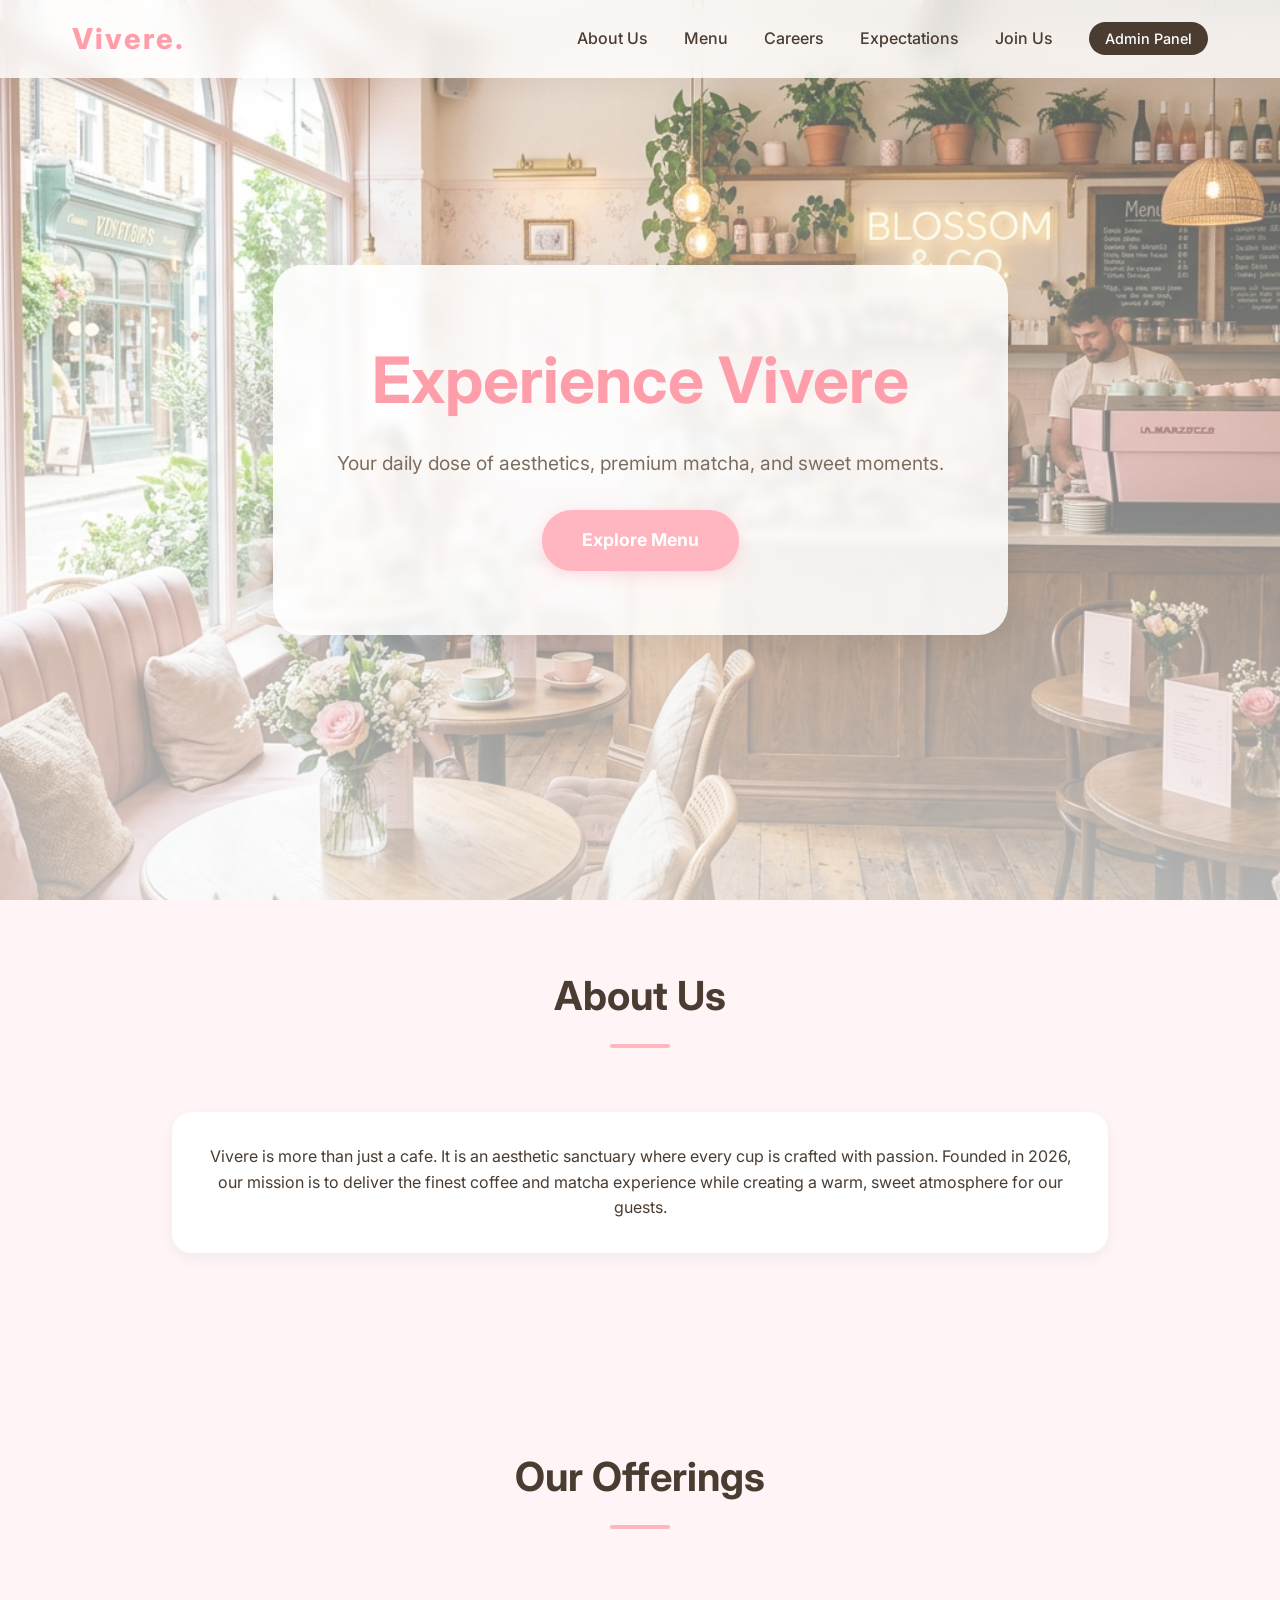
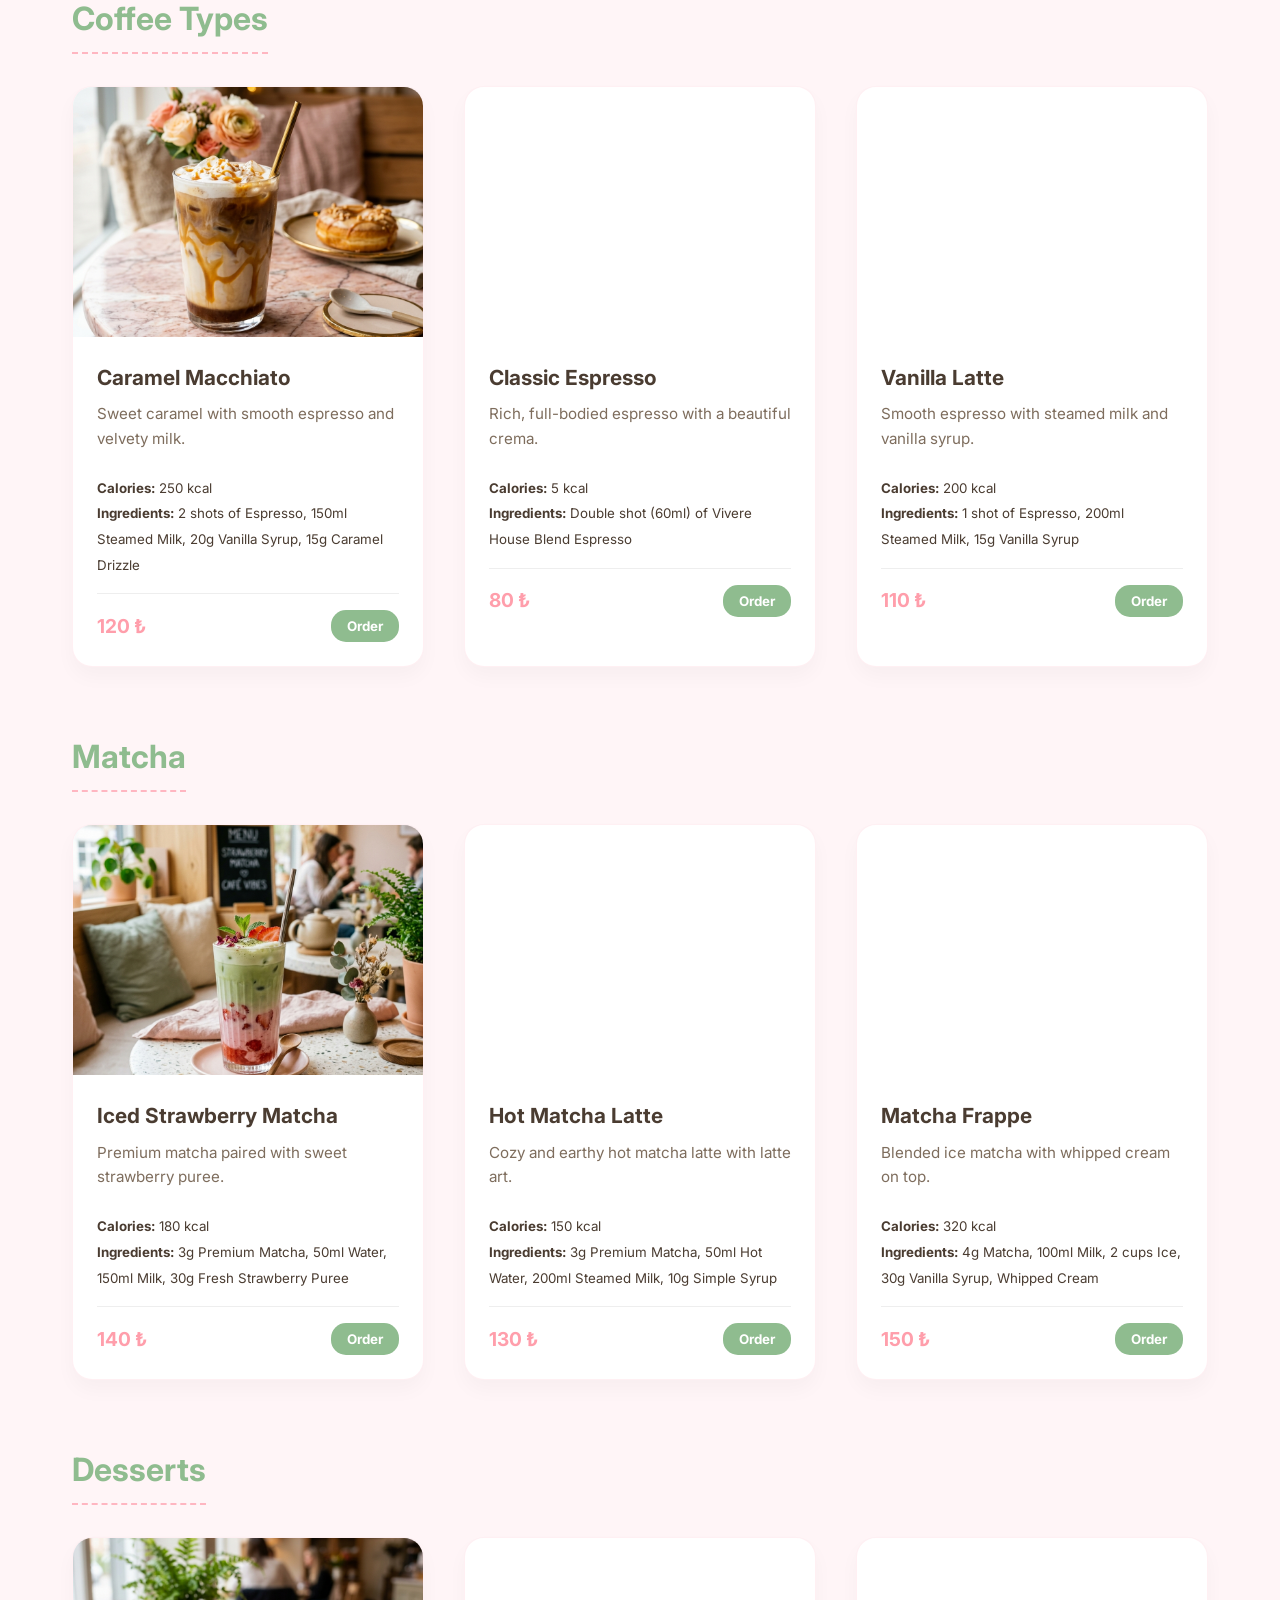
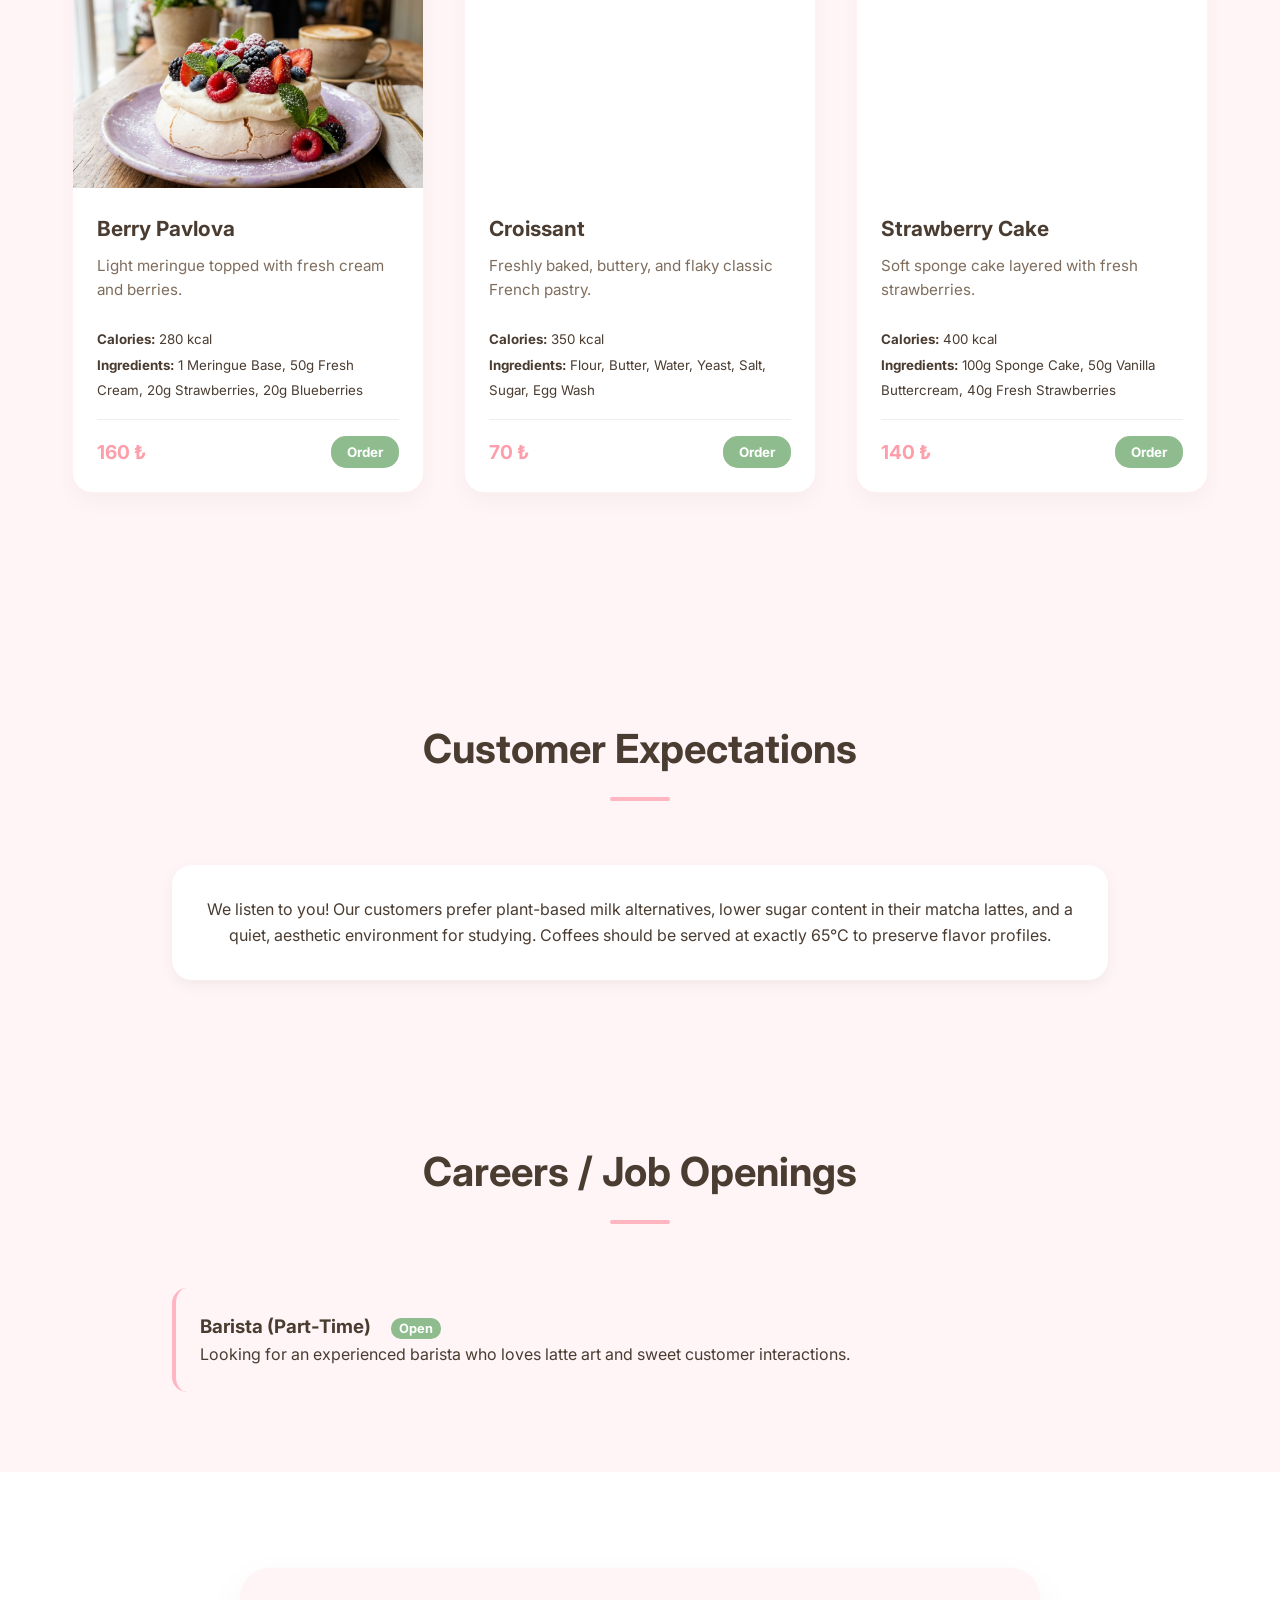
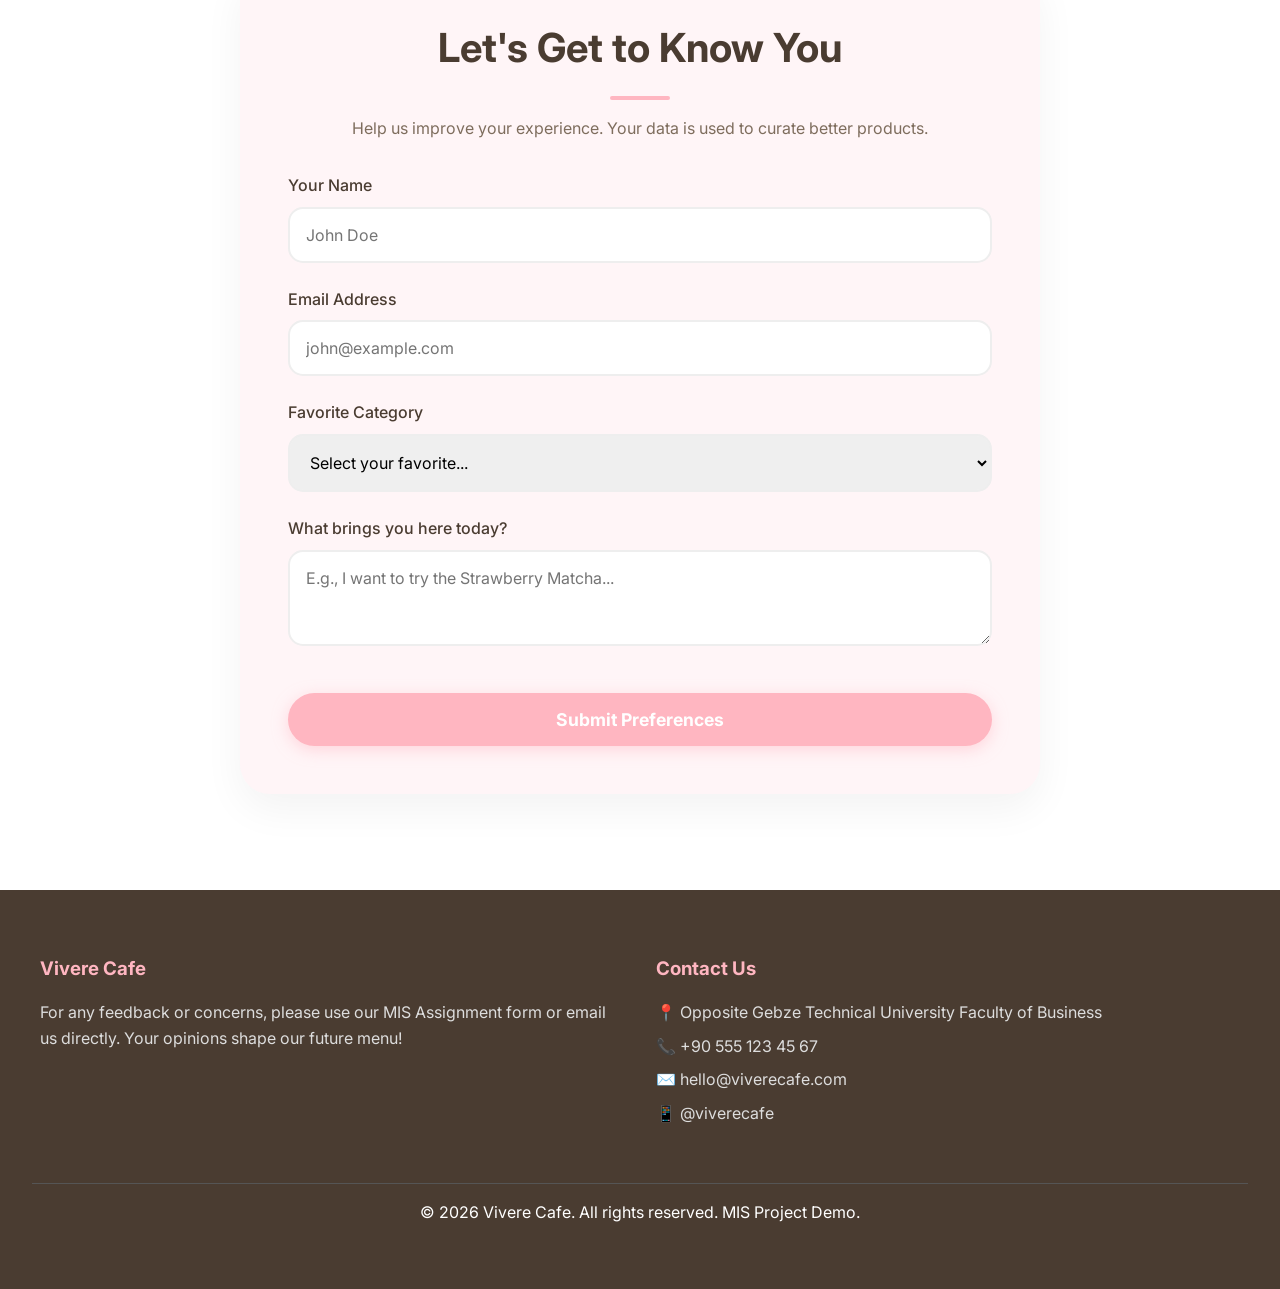
<file: index.html>
<!DOCTYPE html>
<html lang="en">
<head>
    <meta charset="UTF-8">
    <meta name="viewport" content="width=device-width, initial-scale=1.0">
    <title>Vivere Cafe | Sweet & Modern</title>
    <link href="https://fonts.googleapis.com/css2?family=Inter:wght@300;400;500;600;700;800&display=swap" rel="stylesheet">
    <link rel="stylesheet" href="css/style.css">
    <style>
        .info-section { padding: 4rem 2rem; max-width: 1000px; margin: 0 auto; text-align: center; }
        .info-card { background: var(--white); padding: 2rem; border-radius: 20px; box-shadow: 0 5px 15px rgba(0,0,0,0.05); margin-bottom: 2rem; }
        .career-card { background: var(--background); padding: 1.5rem; border-radius: 15px; margin-bottom: 1rem; text-align: left; border-left: 4px solid var(--primary); }
        .job-status { font-size: 0.8rem; background: var(--secondary); color: white; padding: 0.2rem 0.5rem; border-radius: 10px; margin-left: 1rem; }
        
        .footer-grid { display: grid; grid-template-columns: repeat(auto-fit, minmax(250px, 1fr)); gap: 2rem; max-width: 1200px; margin: 0 auto; text-align: left; }
        .footer-col h3 { color: var(--primary); margin-bottom: 1rem; }
        .footer-col p { margin-bottom: 0.5rem; color: #ddd; }
    </style>
</head>
<body>

    <header>
        <div class="nav-container">
            <a href="#" class="logo">Vivere.</a>
            <nav class="nav-links">
                <a href="#about">About Us</a>
                <a href="#menu">Menu</a>
                <a href="#careers">Careers</a>
                <a href="#expectations">Expectations</a>
                <a href="#contact">Join Us</a>
                <a href="admin.html" class="admin-link">Admin Panel</a>
            </nav>
        </div>
    </header>

    <section class="hero">
        <div class="hero-content">
            <h1>Experience Vivere</h1>
            <p>Your daily dose of aesthetics, premium matcha, and sweet moments.</p>
            <a href="#menu" class="btn">Explore Menu</a>
        </div>
    </section>

    <!-- About Us -->
    <section id="about" class="info-section">
        <h2 class="section-title">About Us</h2>
        <div class="info-card">
            <p id="about-us-content">Loading...</p>
        </div>
    </section>

    <!-- Menu -->
    <section id="menu" class="menu-section">
        <h2 class="section-title">Our Offerings</h2>
        <div id="menu-container">
            <!-- Products injected by main.js -->
        </div>
    </section>

    <!-- Customer Expectations -->
    <section id="expectations" class="info-section" style="background: var(--background);">
        <h2 class="section-title">Customer Expectations</h2>
        <div class="info-card">
            <p id="expectations-content">Loading...</p>
        </div>
    </section>

    <!-- Careers -->
    <section id="careers" class="info-section">
        <h2 class="section-title">Careers / Job Openings</h2>
        <div id="careers-list">
            <!-- Careers injected by main.js -->
        </div>
    </section>

    <!-- Form Section -->
    <section id="contact" class="mis-section">
        <div class="form-container">
            <div class="form-header">
                <h2 class="section-title" style="margin-bottom: 1rem;">Let's Get to Know You</h2>
                <p>Help us improve your experience. Your data is used to curate better products.</p>
            </div>
            
            <form id="customer-form">
                <div class="form-group">
                    <label for="name">Your Name</label>
                    <input type="text" id="name" class="form-control" required placeholder="John Doe">
                </div>
                
                <div class="form-group">
                    <label for="email">Email Address</label>
                    <input type="email" id="email" class="form-control" required placeholder="john@example.com">
                </div>

                <div class="form-group">
                    <label for="preference">Favorite Category</label>
                    <select id="preference" class="form-control" required>
                        <option value="" disabled selected>Select your favorite...</option>
                        <option value="Coffee Types">Coffee Types</option>
                        <option value="Matcha">Matcha</option>
                        <option value="Desserts">Desserts</option>
                    </select>
                </div>

                <div class="form-group">
                    <label for="intent">What brings you here today?</label>
                    <textarea id="intent" class="form-control" rows="3" placeholder="E.g., I want to try the Strawberry Matcha..." required></textarea>
                </div>

                <button type="submit" class="btn submit-btn">Submit Preferences</button>
            </form>
        </div>
    </section>

    <footer style="background: var(--text-dark); color: var(--white); padding: 4rem 2rem;">
        <div class="footer-grid">
            <div class="footer-col">
                <h3>Vivere Cafe</h3>
                <p id="footer-feedback">Loading...</p>
            </div>
            <div class="footer-col">
                <h3>Contact Us</h3>
                <p>📍 <span id="footer-address">Loading...</span></p>
                <p>📞 <span id="footer-phone">Loading...</span></p>
                <p>✉️ <span id="footer-email">Loading...</span></p>
                <p>📱 <span id="footer-insta">Loading...</span></p>
            </div>
        </div>
        <div style="text-align: center; margin-top: 3rem; border-top: 1px solid #555; padding-top: 1rem;">
            <p>&copy; 2026 Vivere Cafe. All rights reserved. MIS Project Demo.</p>
        </div>
    </footer>

    <script src="js/data.js"></script>
    <script src="js/main.js"></script>
</body>
</html>
</file>
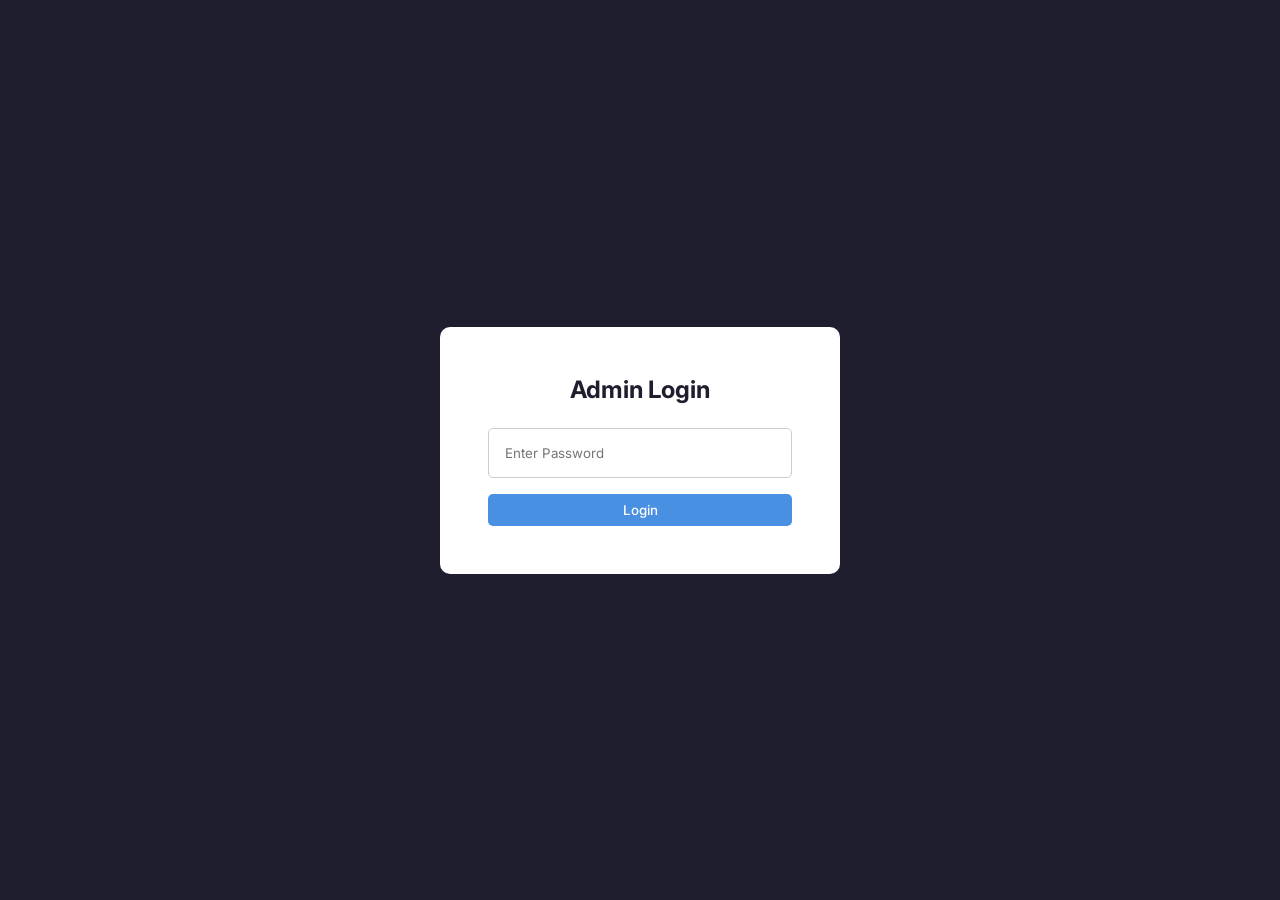
<file: admin.html>
<!DOCTYPE html>
<html lang="en">
<head>
    <meta charset="UTF-8">
    <meta name="viewport" content="width=device-width, initial-scale=1.0">
    <title>Vivere Cafe | Admin Panel</title>
    <link href="https://fonts.googleapis.com/css2?family=Inter:wght@400;500;600;700&display=swap" rel="stylesheet">
    <link rel="stylesheet" href="css/admin.css">
    <style>
        #login-screen { position: fixed; top: 0; left: 0; width: 100%; height: 100%; background: var(--bg-dark); display: flex; justify-content: center; align-items: center; z-index: 9999; }
        .login-box { background: white; padding: 3rem; border-radius: 10px; text-align: center; width: 400px; }
        .login-box h2 { margin-bottom: 1.5rem; color: var(--bg-dark); }
        .login-box input { width: 100%; padding: 1rem; margin-bottom: 1rem; border: 1px solid #ccc; border-radius: 5px; }
        .admin-layout { display: none; } /* Hidden until login */
    </style>
</head>
<body>

    <!-- Login Screen -->
    <div id="login-screen">
        <div class="login-box">
            <h2>Admin Login</h2>
            <input type="password" id="admin-pass" placeholder="Enter Password">
            <button class="btn btn-primary" style="width: 100%;" onclick="checkLogin()">Login</button>
            <p id="login-error" style="color: red; margin-top: 1rem; display: none;">Incorrect password.</p>
        </div>
    </div>

    <div class="admin-layout" id="admin-layout">
        <!-- Sidebar -->
        <aside class="sidebar">
            <div class="sidebar-header">
                <h2>Vivere Admin</h2>
                <a href="index.html" class="back-link">← Back to Site</a>
            </div>
            <nav class="sidebar-nav">
                <a href="#dashboard" class="active" onclick="switchTab('dashboard')">BI Dashboard</a>
                <a href="#settings" onclick="switchTab('settings')">Site Settings</a>
                <a href="#products" onclick="switchTab('products')">Manage Products</a>
                <a href="#careers" onclick="switchTab('careers')">Manage Careers</a>
                <a href="#customers" onclick="switchTab('customers')">Customer Data</a>
            </nav>
        </aside>

        <!-- Main Content -->
        <main class="main-content">
            
            <!-- Dashboard Tab -->
            <section id="dashboard" class="tab-content active">
                <h1>Business Intelligence Dashboard</h1>
                <p class="subtitle">Insights generated from website interactions and form submissions.</p>

                <div class="stats-grid">
                    <div class="stat-card">
                        <h3>Total Customers</h3>
                        <div class="stat-value" id="stat-customers">0</div>
                    </div>
                    <div class="stat-card">
                        <h3>Total Product Clicks</h3>
                        <div class="stat-value" id="stat-clicks">0</div>
                    </div>
                    <div class="stat-card">
                        <h3>Most Popular Category</h3>
                        <div class="stat-value" id="stat-category">-</div>
                    </div>
                </div>

                <div class="insights-container">
                    <div class="insight-card">
                        <h3>Recent Interactions</h3>
                        <ul id="recent-interactions" class="interaction-list"></ul>
                    </div>
                </div>
            </section>

            <!-- Settings Tab -->
            <section id="settings" class="tab-content">
                <h1>Site Settings</h1>
                <p class="subtitle">Customize site colors, texts, background, and contact info.</p>
                <form id="settings-form" style="max-width: 600px;">
                    <div class="form-group">
                        <label>Primary Theme Color</label>
                        <input type="color" id="set-primary">
                    </div>
                    <div class="form-group">
                        <label>Heading Theme Color</label>
                        <input type="color" id="set-heading">
                    </div>
                    <div class="form-group">
                        <label>Hero Background URL</label>
                        <input type="text" id="set-hero-bg">
                    </div>
                    <div class="form-group">
                        <label>Hero Title</label>
                        <input type="text" id="set-hero-title">
                    </div>
                    <div class="form-group">
                        <label>Hero Subtitle</label>
                        <input type="text" id="set-hero-subtitle">
                    </div>
                    
                    <h3 style="margin-top:2rem; margin-bottom:1rem;">Sections Content</h3>
                    <div class="form-group">
                        <label>About Us</label>
                        <textarea id="set-about" rows="4"></textarea>
                    </div>
                    <div class="form-group">
                        <label>Customer Expectations</label>
                        <textarea id="set-expectations" rows="4"></textarea>
                    </div>

                    <h3 style="margin-top:2rem; margin-bottom:1rem;">Contact & Footer</h3>
                    <div class="form-group">
                        <label>Address</label>
                        <input type="text" id="set-address">
                    </div>
                    <div class="form-group">
                        <label>Phone</label>
                        <input type="text" id="set-phone">
                    </div>
                    <div class="form-group">
                        <label>Email</label>
                        <input type="text" id="set-email">
                    </div>
                    <div class="form-group">
                        <label>Instagram</label>
                        <input type="text" id="set-insta">
                    </div>
                    <div class="form-group">
                        <label>Feedback Info</label>
                        <textarea id="set-feedback" rows="2"></textarea>
                    </div>

                    <button type="submit" class="btn btn-primary" style="margin-top:1rem;">Save Settings</button>
                </form>
            </section>

            <!-- Products Tab -->
            <section id="products" class="tab-content">
                <div class="header-flex">
                    <h1>Manage Products</h1>
                    <button class="btn btn-primary" onclick="openProductModal()">+ Add New Product</button>
                </div>
                
                <table class="data-table">
                    <thead>
                        <tr>
                            <th>Image</th>
                            <th>Name</th>
                            <th>Category</th>
                            <th>Price (₺)</th>
                            <th>Actions</th>
                        </tr>
                    </thead>
                    <tbody id="product-table-body"></tbody>
                </table>
            </section>

            <!-- Careers Tab -->
            <section id="careers" class="tab-content">
                <div class="header-flex">
                    <h1>Manage Careers</h1>
                    <button class="btn btn-primary" onclick="openCareerModal()">+ Add Job Posting</button>
                </div>
                
                <table class="data-table">
                    <thead>
                        <tr>
                            <th>Title</th>
                            <th>Status</th>
                            <th>Actions</th>
                        </tr>
                    </thead>
                    <tbody id="career-table-body"></tbody>
                </table>
            </section>

            <!-- Customers Tab -->
            <section id="customers" class="tab-content">
                <h1>Customer Data</h1>
                <p class="subtitle">Data collected from the website form.</p>
                <table class="data-table">
                    <thead>
                        <tr>
                            <th>Date</th>
                            <th>Name</th>
                            <th>Email</th>
                            <th>Preference</th>
                            <th>Intent / Feedback</th>
                        </tr>
                    </thead>
                    <tbody id="customer-table-body"></tbody>
                </table>
            </section>

        </main>
    </div>

    <!-- Product Modal -->
    <div id="product-modal" class="modal">
        <div class="modal-content" style="max-height: 90vh; overflow-y: auto;">
            <span class="close" onclick="closeProductModal()">&times;</span>
            <h2 id="modal-title">Add/Edit Product</h2>
            <form id="product-form">
                <input type="hidden" id="prod-id">
                
                <div class="form-group">
                    <label>Name</label>
                    <input type="text" id="prod-name" required>
                </div>
                
                <div class="form-group">
                    <label>Category</label>
                    <select id="prod-category" required>
                        <option value="Coffee Types">Coffee Types</option>
                        <option value="Matcha">Matcha</option>
                        <option value="Desserts">Desserts</option>
                    </select>
                </div>
                
                <div class="form-group">
                    <label>Price (₺)</label>
                    <input type="number" id="prod-price" required>
                </div>
                
                <div class="form-group">
                    <label>Description</label>
                    <textarea id="prod-desc" rows="2" required></textarea>
                </div>

                <div class="form-group">
                    <label>Calories</label>
                    <input type="text" id="prod-calories" placeholder="e.g., 150 kcal">
                </div>

                <div class="form-group">
                    <label>Detailed Ingredients</label>
                    <textarea id="prod-ingredients" rows="3" placeholder="e.g., 2 shots espresso, 100ml milk"></textarea>
                </div>

                <div class="form-group">
                    <label>Image URL (or path)</label>
                    <input type="text" id="prod-image" required placeholder="assets/image.png or http...">
                </div>

                <button type="submit" class="btn btn-primary">Save Product</button>
            </form>
        </div>
    </div>

    <!-- Career Modal -->
    <div id="career-modal" class="modal">
        <div class="modal-content">
            <span class="close" onclick="closeCareerModal()">&times;</span>
            <h2 id="career-modal-title">Add/Edit Job</h2>
            <form id="career-form">
                <input type="hidden" id="car-id">
                <div class="form-group">
                    <label>Job Title</label>
                    <input type="text" id="car-title" required>
                </div>
                <div class="form-group">
                    <label>Description</label>
                    <textarea id="car-desc" rows="4" required></textarea>
                </div>
                <div class="form-group">
                    <label>Status</label>
                    <select id="car-status">
                        <option value="Open">Open</option>
                        <option value="Closed">Closed</option>
                    </select>
                </div>
                <button type="submit" class="btn btn-primary">Save Job</button>
            </form>
        </div>
    </div>

    <script src="js/data.js"></script>
    <script src="js/admin.js"></script>
</body>
</html>
</file>
<file: css/style.css>
:root {
    --primary: #FFB6C1; /* Light Pink */
    --primary-dark: #FF9EAB;
    --secondary: #8FBC8F; /* Soft Matcha Green */
    --accent: #D2B48C; /* Tan / Warm Brown */
    --background: #FFF5F7; /* Very light pink/white */
    --text-dark: #4A3C31; /* Deep Coffee Brown */
    --text-light: #7E6D5D;
    --white: #FFFFFF;
}

* {
    margin: 0;
    padding: 0;
    box-sizing: border-box;
    font-family: 'Inter', 'Segoe UI', Tahoma, Geneva, Verdana, sans-serif;
}

body {
    background-color: var(--background);
    color: var(--text-dark);
    line-height: 1.6;
    overflow-x: hidden;
}

/* Animations */
@keyframes fadeIn {
    from { opacity: 0; transform: translateY(20px); }
    to { opacity: 1; transform: translateY(0); }
}

@keyframes float {
    0% { transform: translateY(0px); }
    50% { transform: translateY(-10px); }
    100% { transform: translateY(0px); }
}

/* Navbar */
header {
    background: rgba(255, 255, 255, 0.8);
    backdrop-filter: blur(10px);
    position: fixed;
    width: 100%;
    z-index: 100;
    box-shadow: 0 4px 30px rgba(0, 0, 0, 0.05);
}

.nav-container {
    max-width: 1200px;
    margin: 0 auto;
    padding: 1rem 2rem;
    display: flex;
    justify-content: space-between;
    align-items: center;
}

.logo {
    font-size: 1.8rem;
    font-weight: 800;
    color: var(--primary-dark);
    text-decoration: none;
    letter-spacing: 2px;
}

.nav-links a {
    text-decoration: none;
    color: var(--text-dark);
    margin-left: 2rem;
    font-weight: 500;
    transition: color 0.3s;
}

.nav-links a:hover {
    color: var(--primary-dark);
}

.admin-link {
    background: var(--text-dark);
    color: var(--white) !important;
    padding: 0.5rem 1rem;
    border-radius: 20px;
    font-size: 0.9rem;
}

/* Hero Section */
.hero {
    height: 100vh;
    display: flex;
    align-items: center;
    justify-content: center;
    background-image: linear-gradient(rgba(255,255,255,0.3), rgba(255,255,255,0.7)), url('../assets/hero_bg.png');
    background-size: cover;
    background-position: center;
    background-attachment: fixed;
    text-align: center;
    padding: 0 2rem;
}

.hero-content {
    background: rgba(255, 255, 255, 0.85);
    padding: 4rem;
    border-radius: 30px;
    box-shadow: 0 10px 40px rgba(0, 0, 0, 0.1);
    backdrop-filter: blur(5px);
    animation: fadeIn 1s ease-out;
}

.hero h1 {
    font-size: 4rem;
    color: var(--primary-dark);
    margin-bottom: 1rem;
    animation: float 4s ease-in-out infinite;
}

.hero p {
    font-size: 1.2rem;
    color: var(--text-light);
    margin-bottom: 2rem;
}

.btn {
    display: inline-block;
    background: var(--primary);
    color: var(--white);
    padding: 1rem 2.5rem;
    border-radius: 30px;
    text-decoration: none;
    font-weight: bold;
    font-size: 1.1rem;
    transition: all 0.3s ease;
    border: none;
    cursor: pointer;
    box-shadow: 0 4px 15px rgba(255, 182, 193, 0.5);
}

.btn:hover {
    background: var(--primary-dark);
    transform: translateY(-3px);
    box-shadow: 0 6px 20px rgba(255, 182, 193, 0.7);
}

/* Menu Section */
.menu-section {
    padding: 6rem 2rem;
    max-width: 1200px;
    margin: 0 auto;
}

.section-title {
    text-align: center;
    font-size: 2.5rem;
    margin-bottom: 4rem;
    color: var(--text-dark);
    position: relative;
}

.section-title::after {
    content: '';
    display: block;
    width: 60px;
    height: 4px;
    background: var(--primary);
    margin: 1rem auto 0;
    border-radius: 2px;
}

.category-title {
    font-size: 2rem;
    color: var(--secondary);
    margin-bottom: 2rem;
    border-bottom: 2px dashed var(--primary);
    padding-bottom: 0.5rem;
    display: inline-block;
}

.menu-category {
    margin-bottom: 4rem;
    animation: fadeIn 1s ease-out;
}

.menu-grid {
    display: grid;
    grid-template-columns: repeat(auto-fit, minmax(300px, 1fr));
    gap: 2.5rem;
}

.product-card {
    background: var(--white);
    border-radius: 20px;
    overflow: hidden;
    box-shadow: 0 10px 20px rgba(0,0,0,0.03);
    transition: transform 0.3s ease, box-shadow 0.3s ease;
    border: 1px solid rgba(255, 182, 193, 0.2);
}

.product-card:hover {
    transform: translateY(-10px);
    box-shadow: 0 15px 30px rgba(0,0,0,0.08);
}

.product-image {
    height: 250px;
    background-size: cover;
    background-position: center;
    transition: transform 0.5s ease;
}

.product-card:hover .product-image {
    transform: scale(1.05);
}

.product-info {
    padding: 1.5rem;
}

.product-name {
    font-size: 1.3rem;
    margin-bottom: 0.5rem;
    color: var(--text-dark);
}

.product-desc {
    color: var(--text-light);
    font-size: 0.95rem;
    margin-bottom: 1.5rem;
    min-height: 45px;
}

.product-footer {
    display: flex;
    justify-content: space-between;
    align-items: center;
    border-top: 1px solid #eee;
    padding-top: 1rem;
}

.product-price {
    font-size: 1.2rem;
    font-weight: bold;
    color: var(--primary-dark);
}

.order-btn {
    background: var(--secondary);
    color: var(--white);
    border: none;
    padding: 0.5rem 1rem;
    border-radius: 15px;
    cursor: pointer;
    font-weight: bold;
    transition: background 0.3s;
}

.order-btn:hover {
    background: #7aa37a;
}

/* MIS Form Section */
.mis-section {
    background: var(--white);
    padding: 6rem 2rem;
    position: relative;
}

.form-container {
    max-width: 800px;
    margin: 0 auto;
    background: var(--background);
    padding: 3rem;
    border-radius: 30px;
    box-shadow: 0 15px 40px rgba(0,0,0,0.05);
}

.form-header {
    text-align: center;
    margin-bottom: 2rem;
}

.form-header p {
    color: var(--text-light);
}

.mis-badge {
    display: inline-block;
    background: var(--primary);
    color: white;
    padding: 0.3rem 0.8rem;
    border-radius: 10px;
    font-size: 0.8rem;
    margin-bottom: 1rem;
}

.form-group {
    margin-bottom: 1.5rem;
}

.form-group label {
    display: block;
    margin-bottom: 0.5rem;
    font-weight: 500;
}

.form-control {
    width: 100%;
    padding: 1rem;
    border: 2px solid #eee;
    border-radius: 15px;
    font-size: 1rem;
    transition: border-color 0.3s;
}

.form-control:focus {
    outline: none;
    border-color: var(--primary);
}

.submit-btn {
    width: 100%;
    margin-top: 1rem;
}

/* Footer */
footer {
    background: var(--text-dark);
    color: var(--white);
    text-align: center;
    padding: 3rem 2rem;
}
</file>
<file: css/admin.css>
:root {
    --primary: #4a90e2;
    --primary-dark: #357abd;
    --bg-dark: #1e1e2f;
    --bg-light: #f4f7f6;
    --text-dark: #333;
    --text-light: #888;
    --white: #fff;
    --danger: #e74c3c;
}

* {
    margin: 0;
    padding: 0;
    box-sizing: border-box;
    font-family: 'Inter', sans-serif;
}

body {
    background-color: var(--bg-light);
    color: var(--text-dark);
}

.admin-layout {
    display: flex;
    min-height: 100vh;
}

/* Sidebar */
.sidebar {
    width: 250px;
    background: var(--bg-dark);
    color: var(--white);
    display: flex;
    flex-direction: column;
}

.sidebar-header {
    padding: 2rem 1.5rem;
    border-bottom: 1px solid rgba(255,255,255,0.1);
}

.sidebar-header h2 {
    font-size: 1.5rem;
    margin-bottom: 0.5rem;
}

.back-link {
    color: #aaa;
    text-decoration: none;
    font-size: 0.9rem;
}

.back-link:hover {
    color: var(--white);
}

.sidebar-nav {
    display: flex;
    flex-direction: column;
    padding: 1rem 0;
}

.sidebar-nav a {
    padding: 1rem 1.5rem;
    color: #ccc;
    text-decoration: none;
    transition: background 0.2s;
}

.sidebar-nav a:hover, .sidebar-nav a.active {
    background: rgba(255,255,255,0.1);
    color: var(--white);
    border-left: 4px solid var(--primary);
}

/* Main Content */
.main-content {
    flex: 1;
    padding: 2rem 3rem;
    overflow-y: auto;
}

.tab-content {
    display: none;
    animation: fadeIn 0.3s ease;
}

.tab-content.active {
    display: block;
}

@keyframes fadeIn {
    from { opacity: 0; }
    to { opacity: 1; }
}

h1 {
    font-size: 2rem;
    margin-bottom: 0.5rem;
}

.subtitle {
    color: var(--text-light);
    margin-bottom: 2rem;
}

.header-flex {
    display: flex;
    justify-content: space-between;
    align-items: center;
    margin-bottom: 2rem;
}

/* Dashboard Stats */
.stats-grid {
    display: grid;
    grid-template-columns: repeat(auto-fit, minmax(200px, 1fr));
    gap: 1.5rem;
    margin-bottom: 2rem;
}

.stat-card {
    background: var(--white);
    padding: 1.5rem;
    border-radius: 10px;
    box-shadow: 0 4px 6px rgba(0,0,0,0.05);
}

.stat-card h3 {
    font-size: 1rem;
    color: var(--text-light);
    margin-bottom: 0.5rem;
}

.stat-value {
    font-size: 2rem;
    font-weight: bold;
    color: var(--primary);
}

/* Tables */
.data-table {
    width: 100%;
    border-collapse: collapse;
    background: var(--white);
    border-radius: 10px;
    overflow: hidden;
    box-shadow: 0 4px 6px rgba(0,0,0,0.05);
}

.data-table th, .data-table td {
    padding: 1rem;
    text-align: left;
    border-bottom: 1px solid #eee;
}

.data-table th {
    background: #fafafa;
    font-weight: 600;
}

.data-table img {
    width: 50px;
    height: 50px;
    object-fit: cover;
    border-radius: 5px;
}

/* Buttons */
.btn {
    padding: 0.5rem 1rem;
    border: none;
    border-radius: 5px;
    cursor: pointer;
    font-weight: 500;
}

.btn-primary {
    background: var(--primary);
    color: var(--white);
}

.btn-primary:hover {
    background: var(--primary-dark);
}

.btn-danger {
    background: var(--danger);
    color: var(--white);
}

/* Modal */
.modal {
    display: none;
    position: fixed;
    z-index: 1000;
    left: 0;
    top: 0;
    width: 100%;
    height: 100%;
    background: rgba(0,0,0,0.5);
}

.modal-content {
    background: var(--white);
    margin: 5% auto;
    padding: 2rem;
    width: 500px;
    border-radius: 10px;
    position: relative;
}

.close {
    position: absolute;
    right: 1.5rem;
    top: 1.5rem;
    font-size: 1.5rem;
    cursor: pointer;
}

.form-group {
    margin-bottom: 1rem;
}

.form-group label {
    display: block;
    margin-bottom: 0.5rem;
    font-weight: 500;
}

.form-group input, .form-group select, .form-group textarea {
    width: 100%;
    padding: 0.8rem;
    border: 1px solid #ccc;
    border-radius: 5px;
}

/* Interaction List */
.interaction-list {
    list-style: none;
}
.interaction-list li {
    padding: 0.8rem;
    border-bottom: 1px solid #eee;
}
.interaction-list li span {
    font-weight: 600;
    color: var(--primary);
}
</file>
